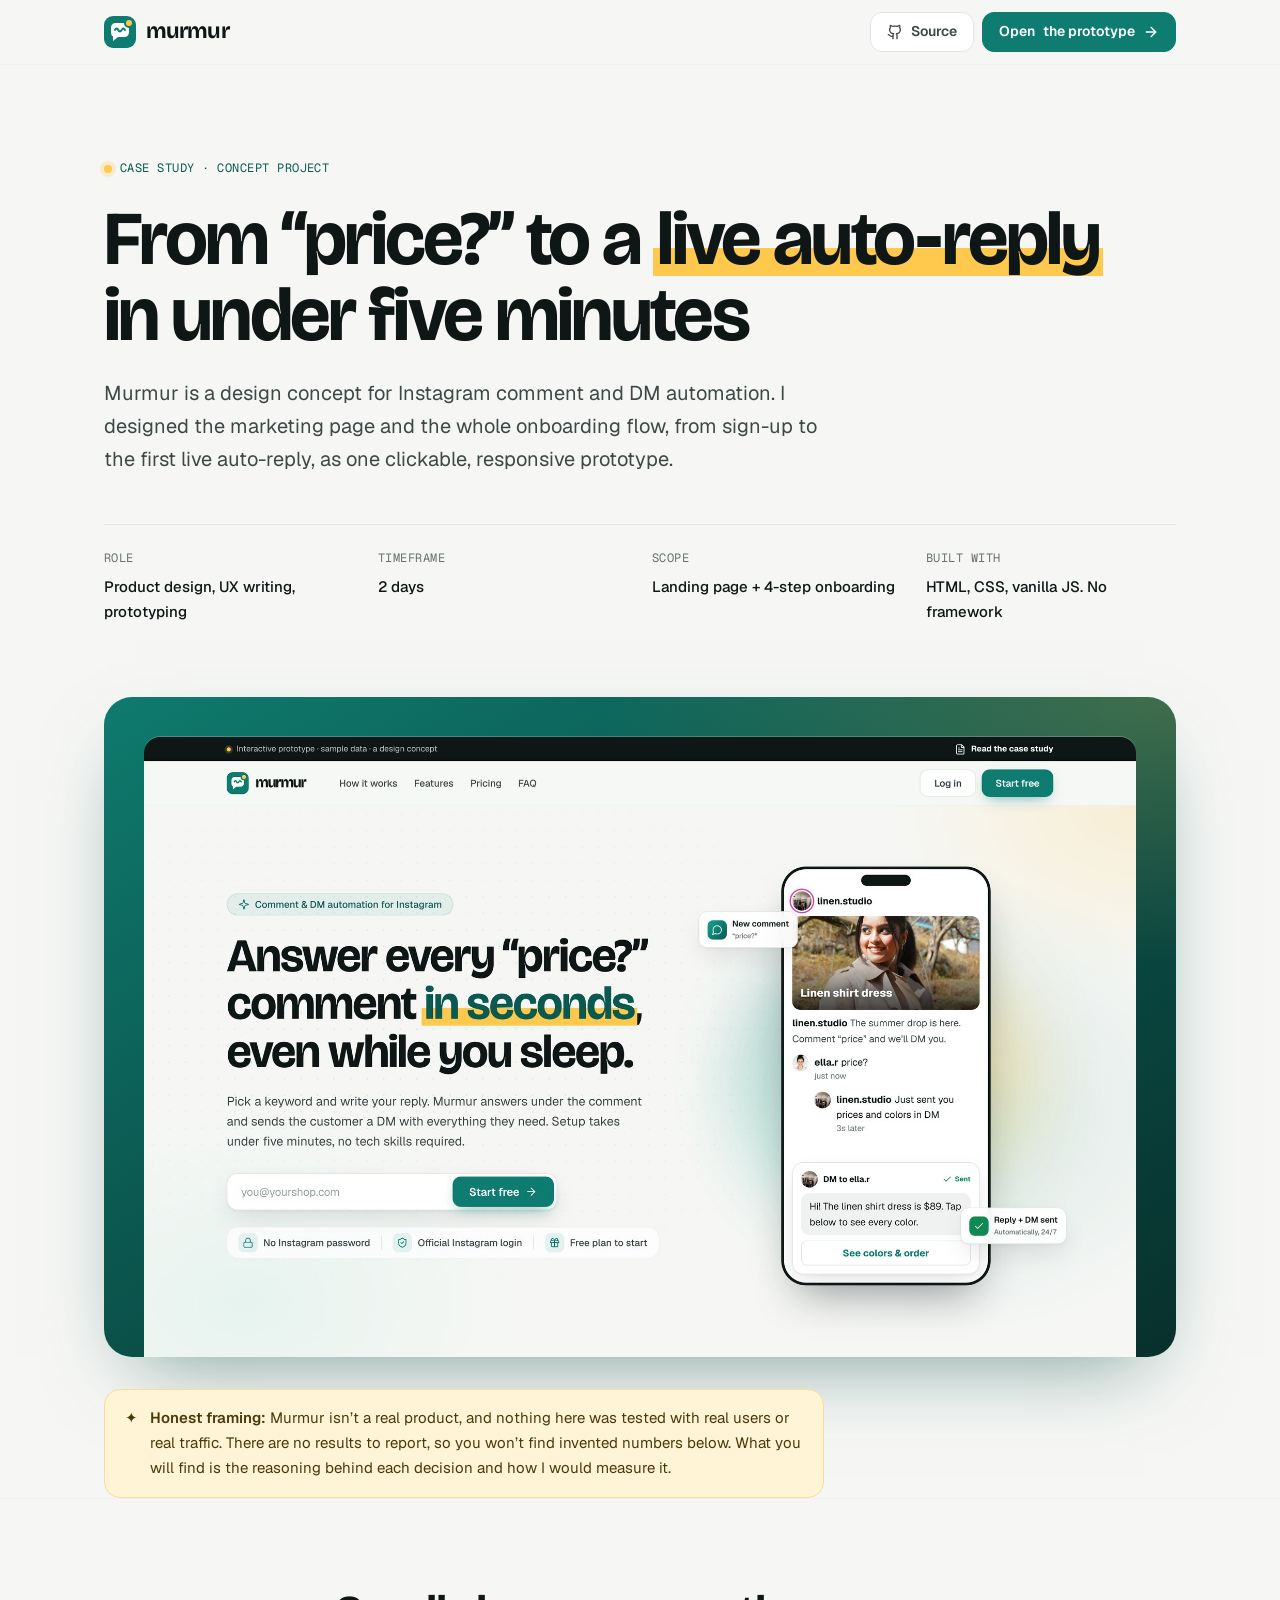
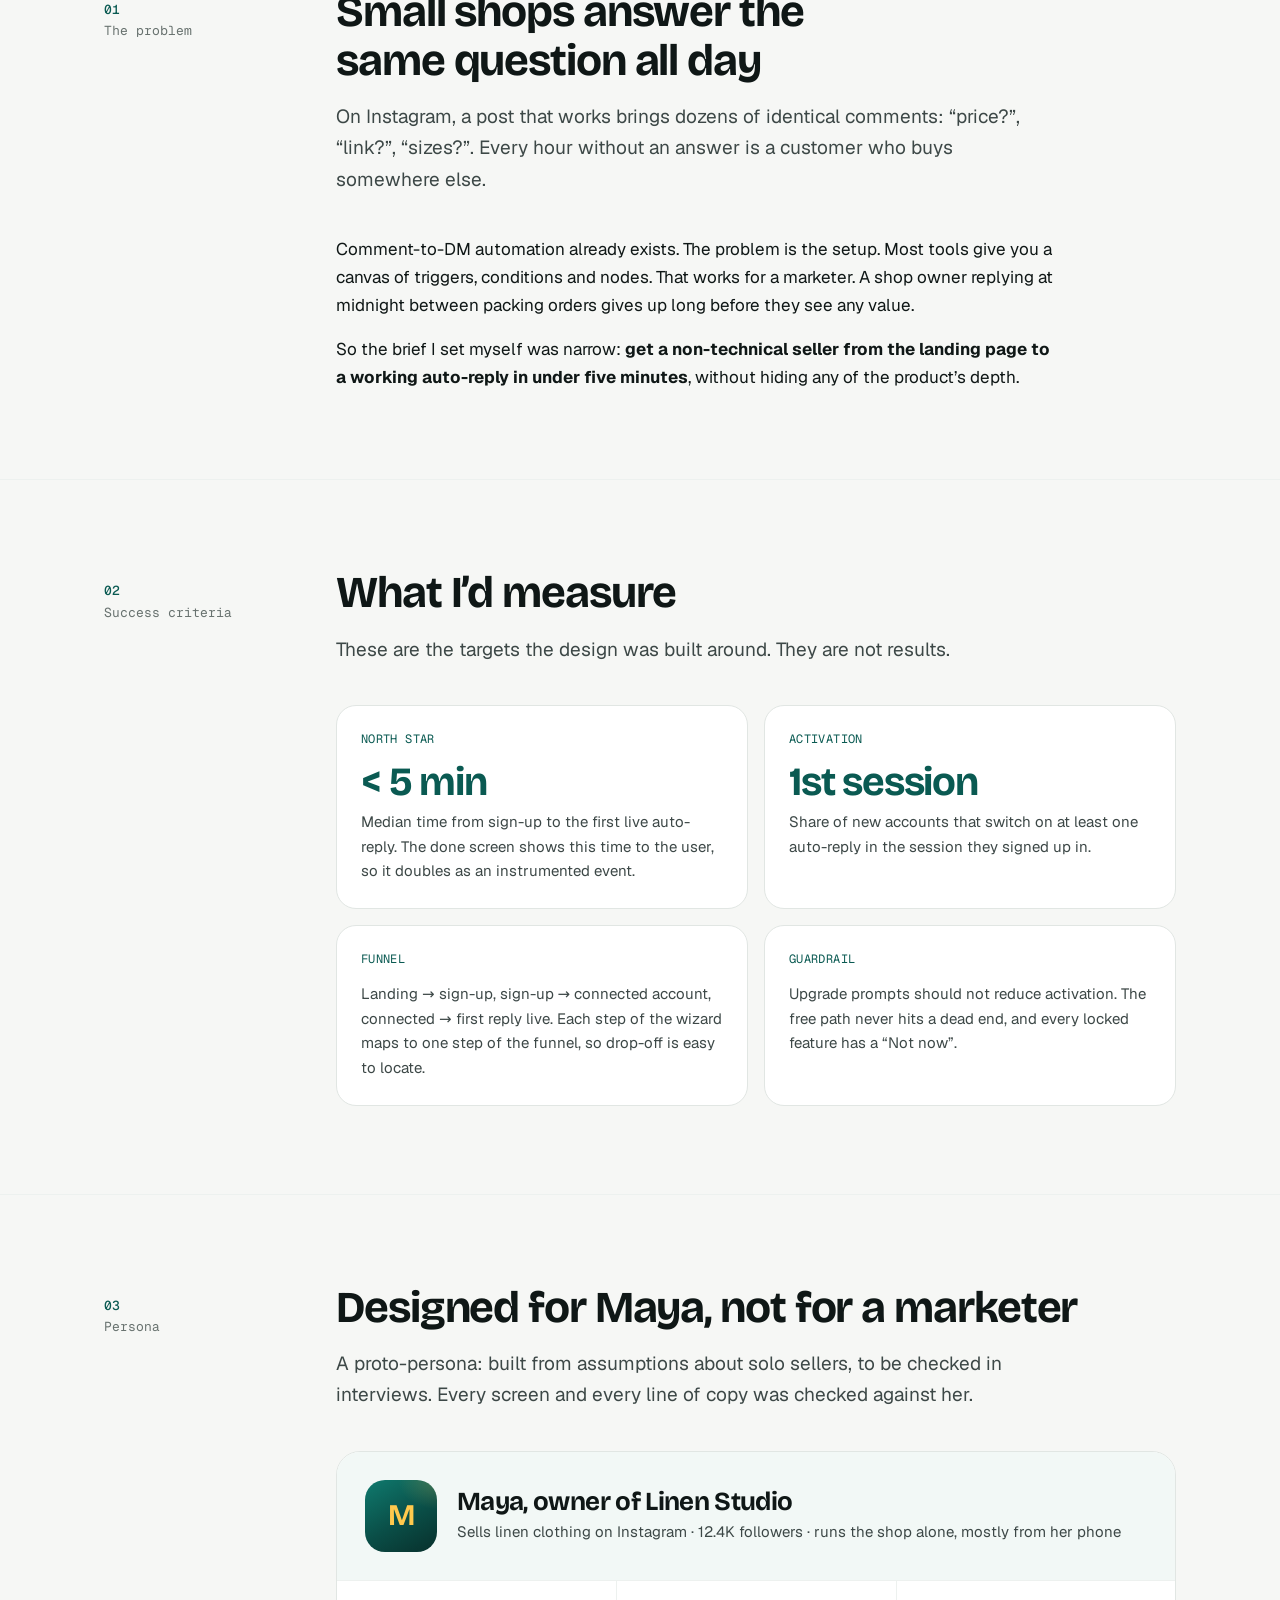
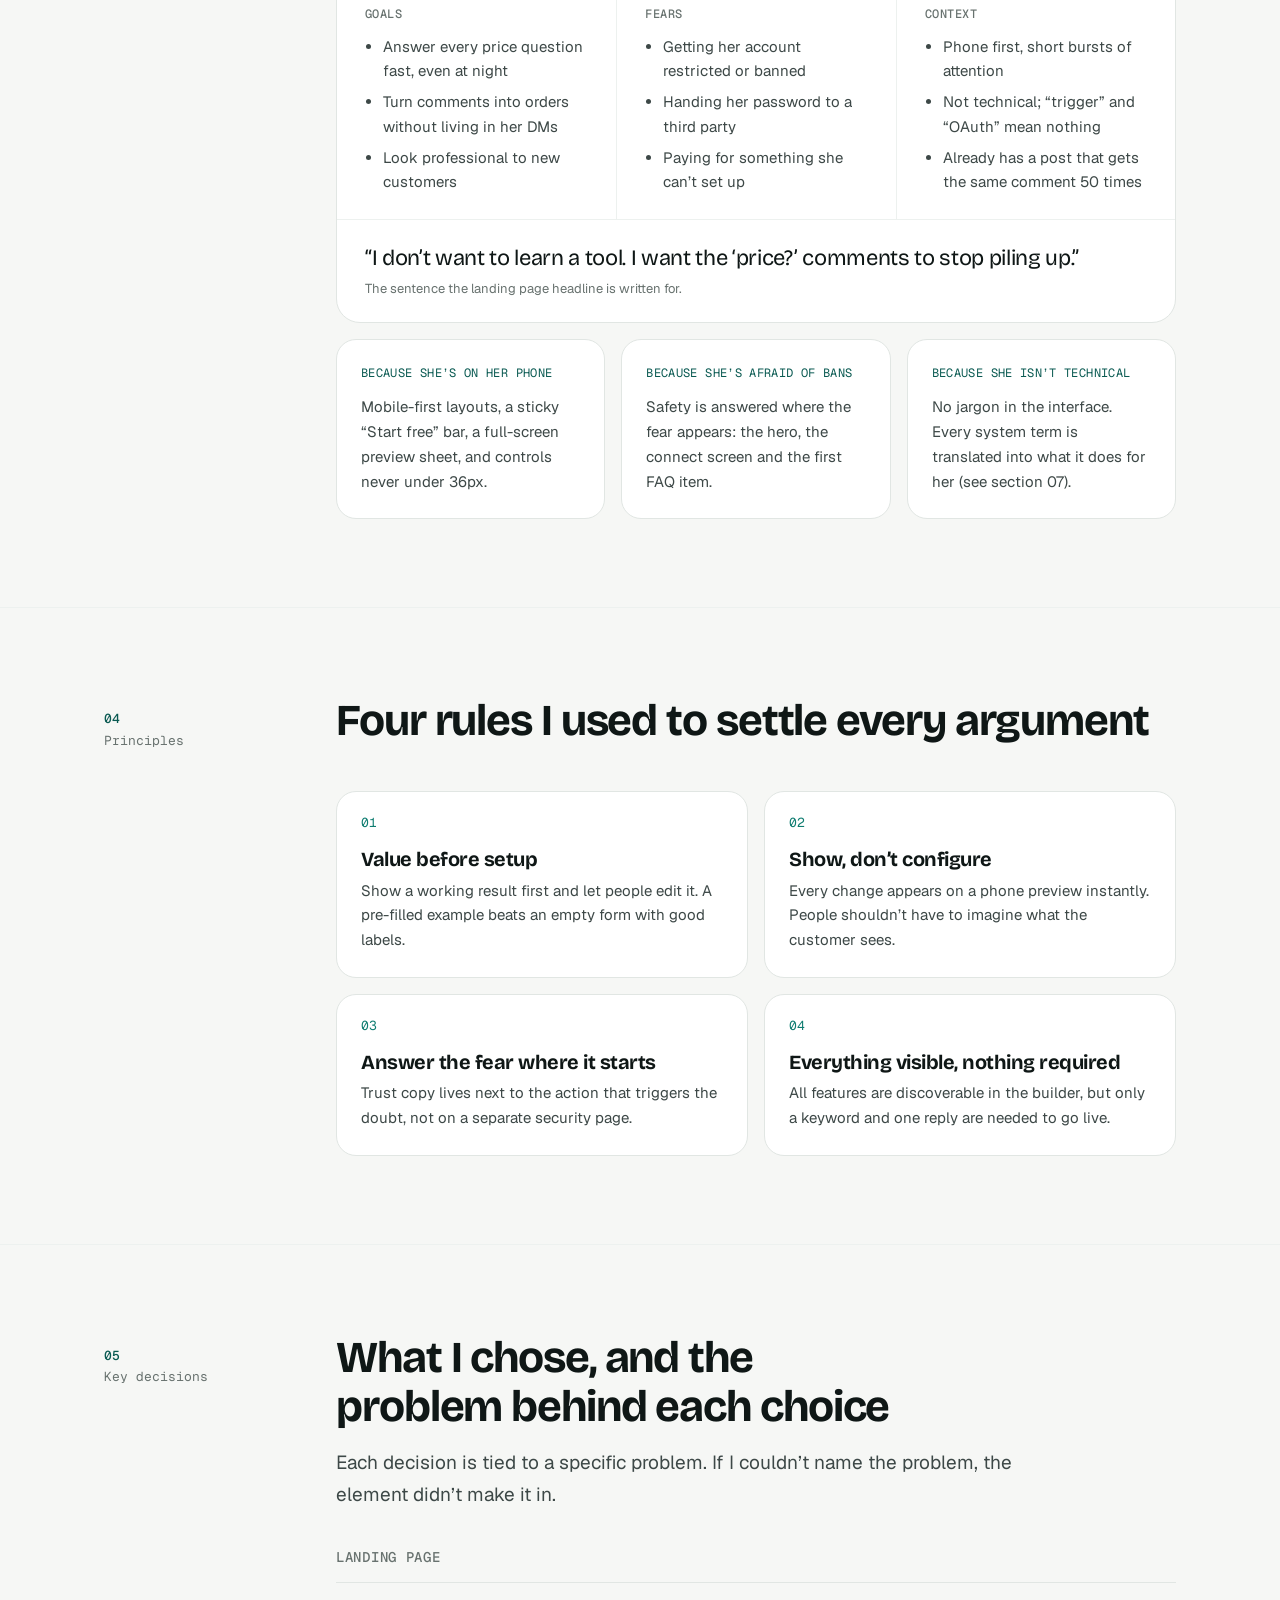
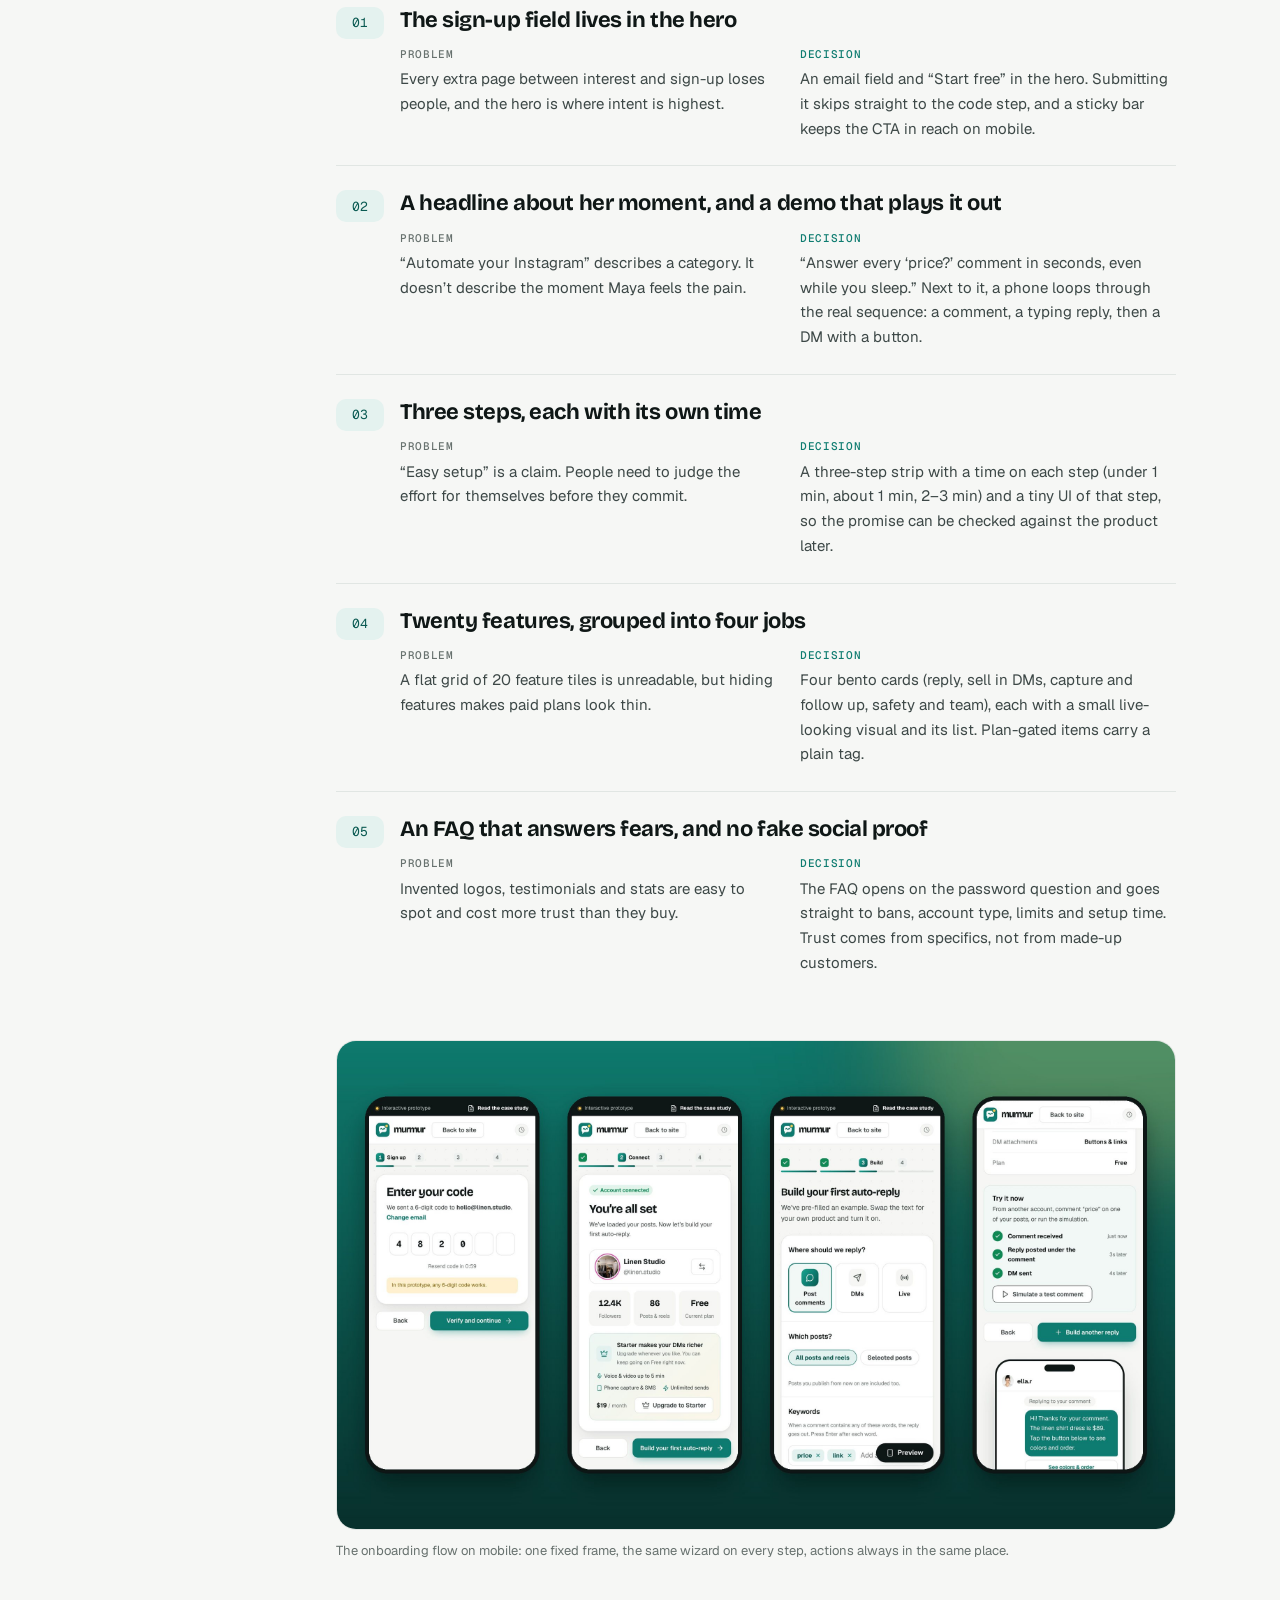
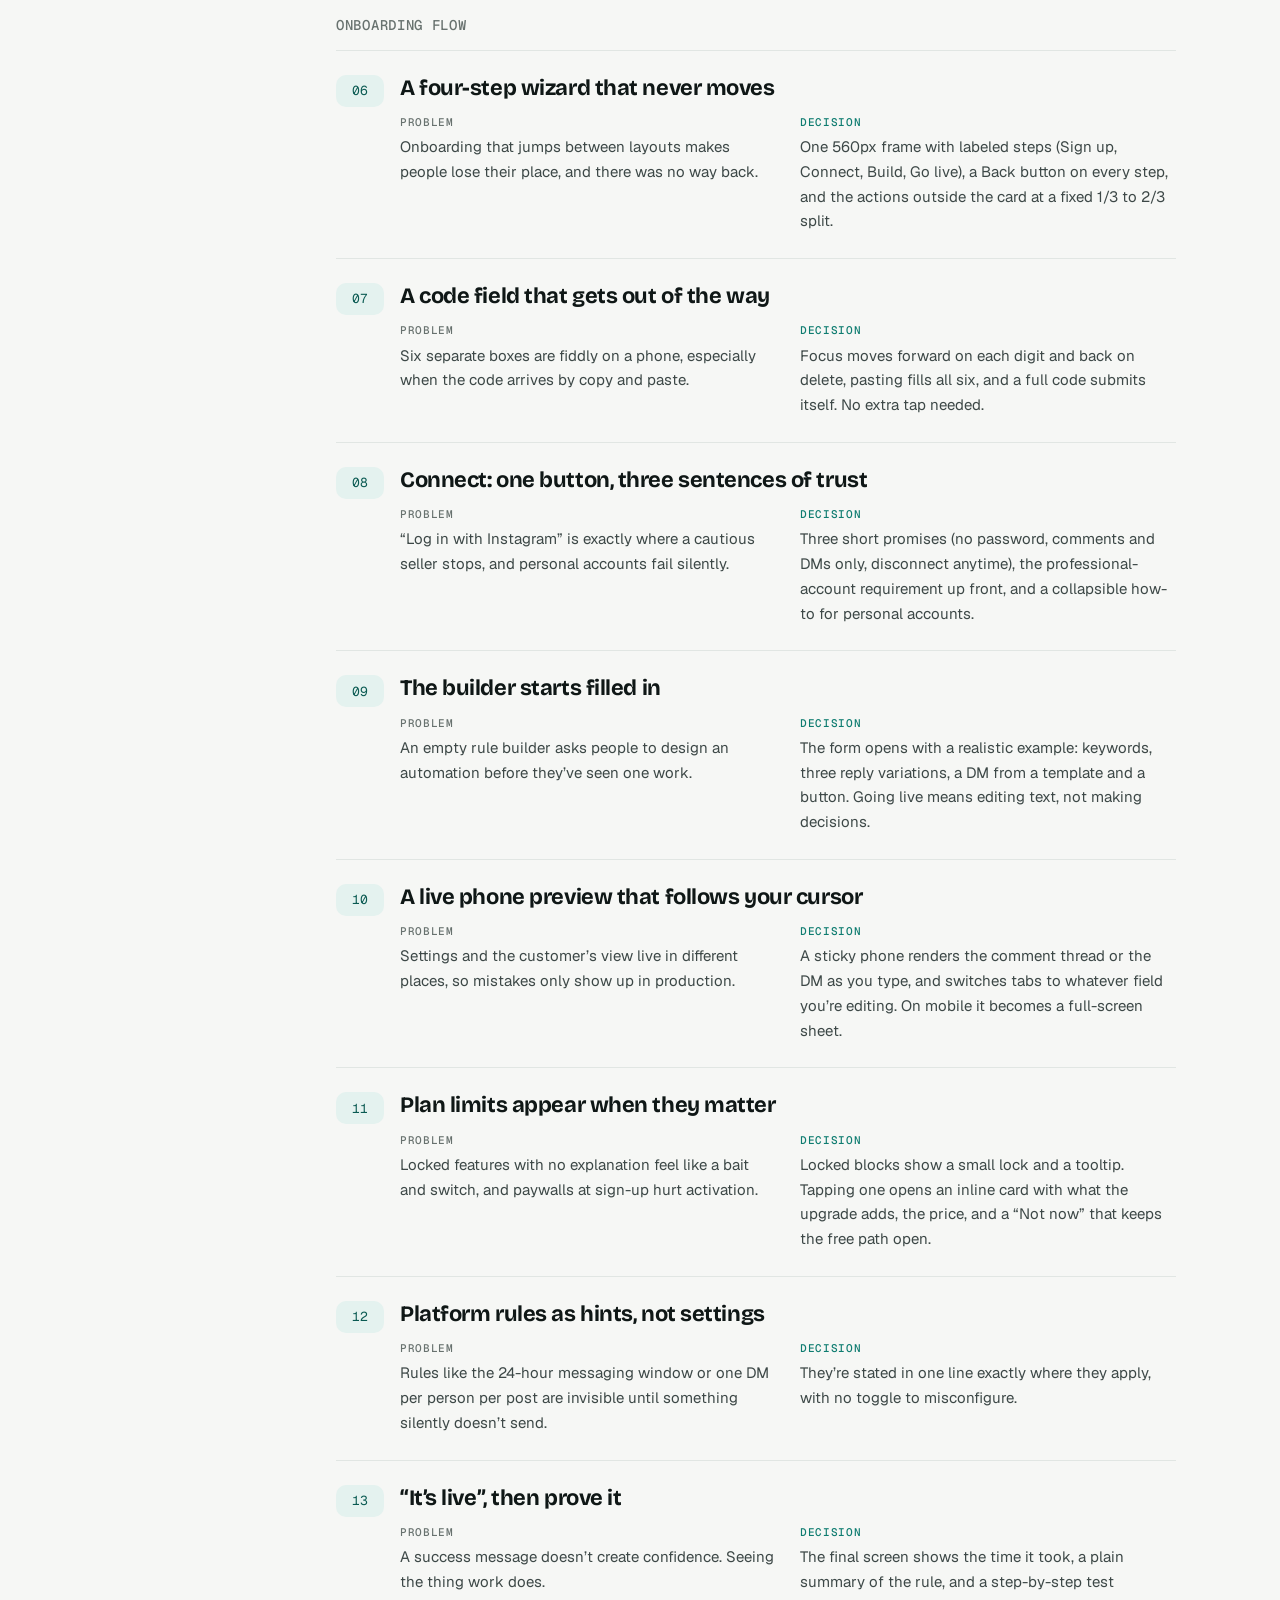
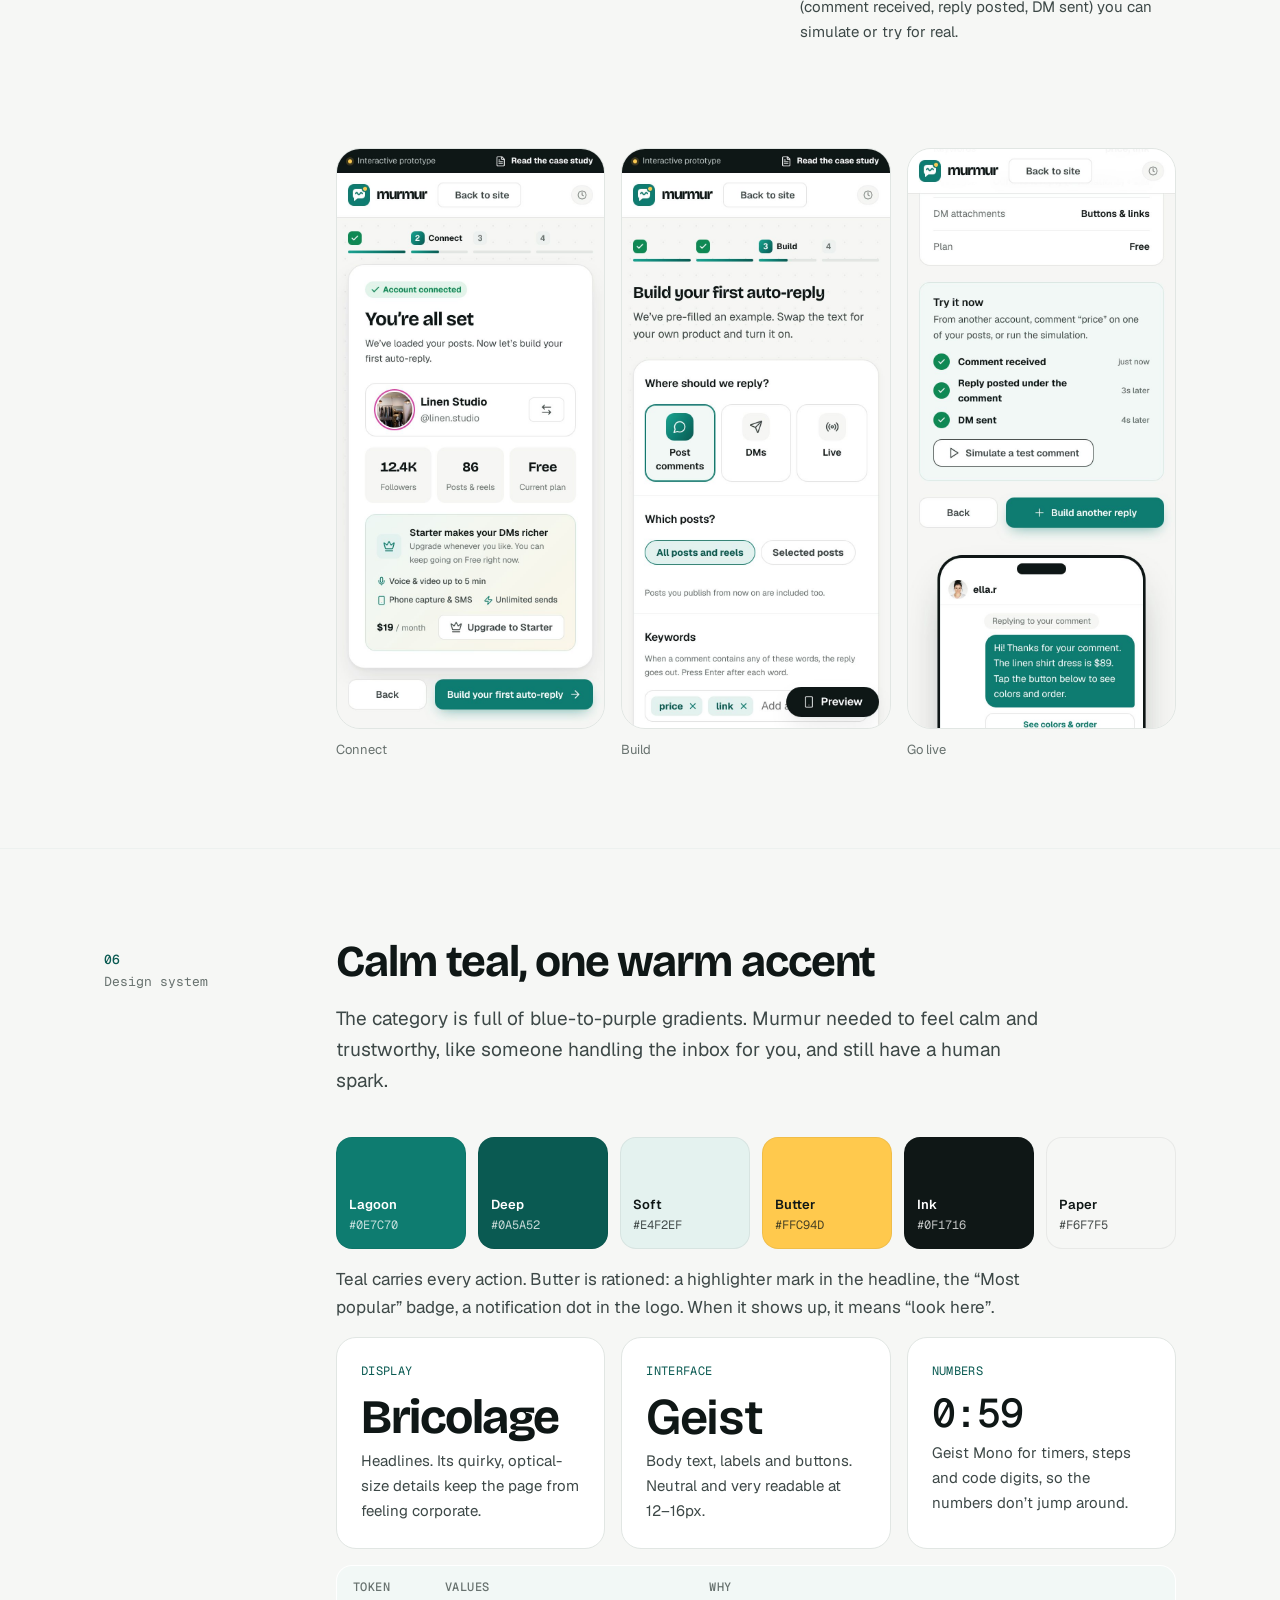
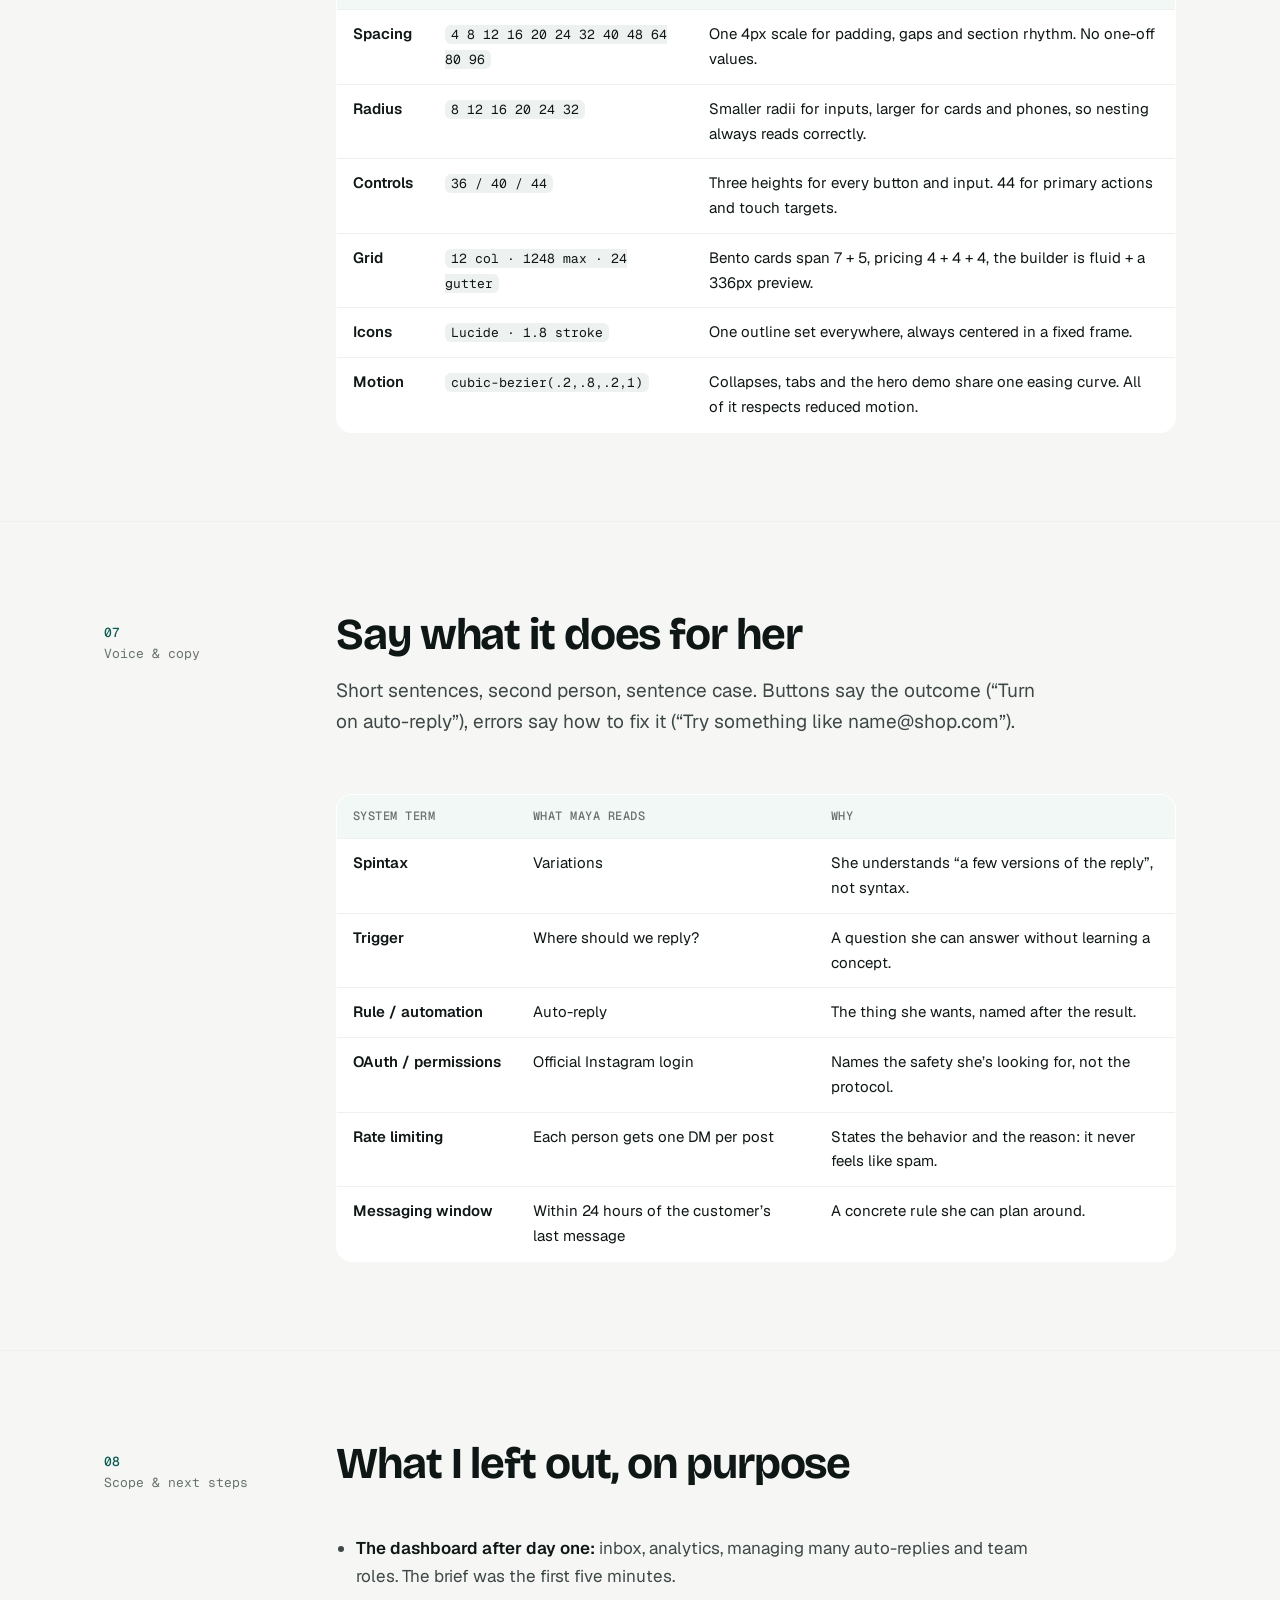
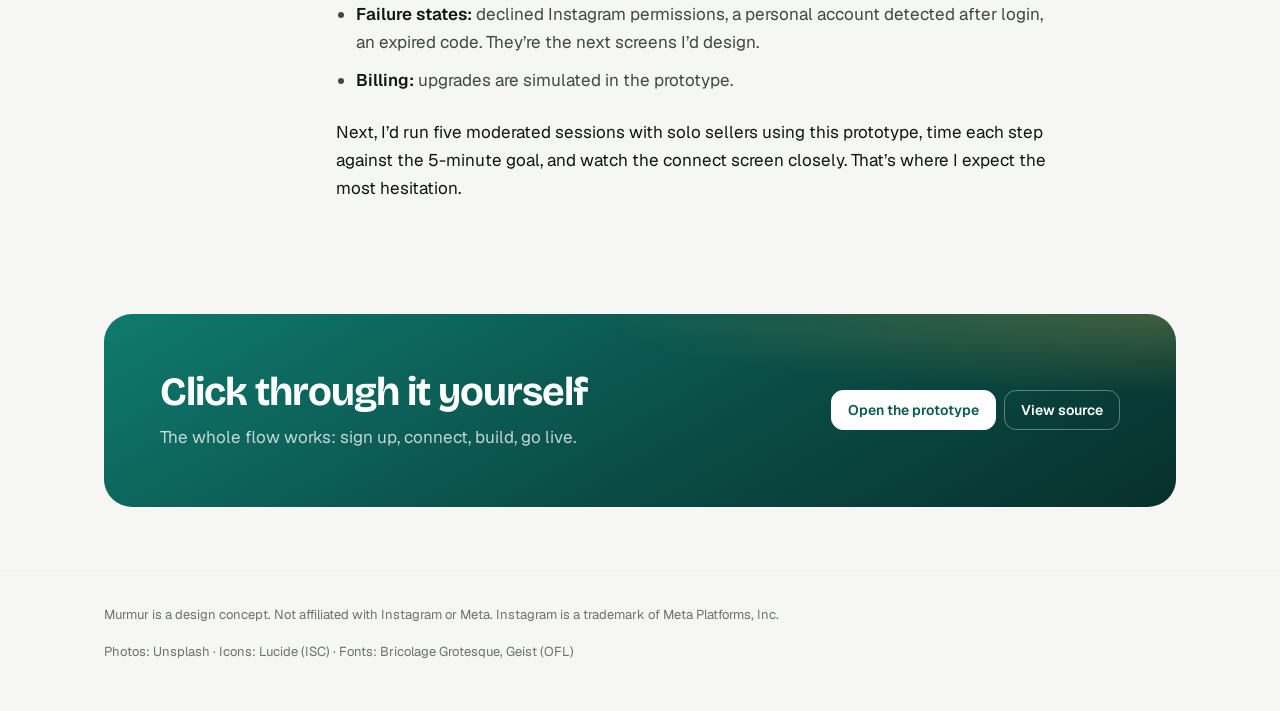
<file: case-study.html>
<!doctype html>
<html lang="en" dir="ltr">
<head>
<meta charset="utf-8">
<meta name="viewport" content="width=device-width, initial-scale=1, viewport-fit=cover">
<title>Murmur case study</title>
<meta name="description" content="How Murmur's onboarding was designed: the problem, the persona, the principles and every key decision behind a five-minute setup.">
<meta name="theme-color" content="#0E7C70">
<meta property="og:title" content="Murmur case study">
<meta property="og:description" content="How Murmur's onboarding was designed: the problem, the persona, the principles and every key decision behind a five-minute setup.">
<meta property="og:image" content="https://itsrezaazizi.github.io/Murmur-Panel/docs/og.jpg">
<meta name="twitter:card" content="summary_large_image">
<link rel="icon" href="[data-uri]">
<style>
@font-face{font-family:'Bricolage Grotesque';src:url([data-uri]) format('woff2');font-weight:200 800;font-style:normal;font-display:swap}
@font-face{font-family:'Geist';src:url([data-uri]) format('woff2');font-weight:100 900;font-style:normal;font-display:swap}
@font-face{font-family:'Geist Mono';src:url([data-uri]) format('woff2');font-weight:100 900;font-style:normal;font-display:swap}

:root{
  --paper:#F6F7F5; --surface:#FFFFFF; --ink:#0F1716; --ink-2:#3D4847; --muted:#68726F;
  --line:#E1E6E3; --line-2:#EDF1EF;
  --brand:#0E7C70; --brand-deep:#0A5A52; --brand-soft:#E4F2EF; --brand-tint:#F2F8F6;
  --butter:#FFC94D; --butter-soft:#FFF4D6;
  --f:'Geist', ui-sans-serif, system-ui, -apple-system, 'Segoe UI', sans-serif;
  --fd:'Bricolage Grotesque', 'Geist', ui-sans-serif, system-ui, sans-serif;
  --fm:'Geist Mono', ui-monospace, 'SF Mono', Menlo, monospace;
  --deep:radial-gradient(120% 90% at 100% 0%,rgba(255,201,77,.22) 0%,transparent 45%),linear-gradient(150deg,#0F7A6E 0%,#0A4E47 55%,#08302C 100%);
}
*{box-sizing:border-box}
html{scroll-behavior:smooth;-webkit-text-size-adjust:100%}
body{margin:0;background:var(--paper);color:var(--ink);font-family:var(--f);font-size:17px;line-height:1.65;-webkit-font-smoothing:antialiased}
a{color:var(--brand-deep);text-underline-offset:3px}
h1,h2,h3{font-family:var(--fd);margin:0;letter-spacing:-.025em;line-height:1.12;text-wrap:balance;font-weight:700}
p{margin:0}
::selection{background:var(--butter)}
.wrap{max-width:1120px;margin-inline:auto;padding-inline:24px}
.col{max-width:720px}
@media (max-width:640px){.wrap{padding-inline:16px}body{font-size:16px}}

/* top bar */
.top{position:sticky;top:0;z-index:10;background:rgba(246,247,245,.85);backdrop-filter:blur(12px);border-bottom:1px solid var(--line-2)}
.top .wrap{display:flex;align-items:center;gap:16px;height:64px}
.logo{display:inline-flex;align-items:center;gap:10px;color:var(--ink);text-decoration:none}
.logo-svg{width:32px;height:32px}
.logo-word{font-family:var(--fd);font-weight:700;font-size:22px;letter-spacing:-.04em;line-height:1;padding-bottom:2px}
.top nav{margin-inline-start:auto;display:flex;gap:8px}
.btn{display:inline-flex;align-items:center;gap:8px;height:40px;padding-inline:16px;border-radius:12px;font-weight:600;font-size:14px;text-decoration:none;white-space:nowrap;border:1px solid var(--line);background:var(--surface);color:var(--ink-2)}
.btn:hover{border-color:var(--ink-2)}
.btn.pri{background:var(--brand);border-color:var(--brand);color:#fff}
.btn.pri:hover{background:var(--brand-deep)}
.btn svg{width:16px;height:16px;stroke:currentColor;fill:none;stroke-width:2;stroke-linecap:round;stroke-linejoin:round}
@media (max-width:560px){.top .gh{display:none}}
@media (max-width:380px){.top .long{display:none}}

/* hero */
.hero{padding-block:88px 56px}
.kicker{display:inline-flex;align-items:center;gap:8px;font-family:var(--fm);font-size:12px;letter-spacing:.04em;text-transform:uppercase;color:var(--brand-deep)}
.kicker::before{content:"";width:8px;height:8px;border-radius:50%;background:var(--butter);box-shadow:0 0 0 4px rgba(255,201,77,.25)}
.hero h1{font-size:clamp(40px,6vw,76px);letter-spacing:-.035em;line-height:1;margin-top:20px;max-width:14em;font-variation-settings:"opsz" 96}
.hl{white-space:nowrap;background:linear-gradient(transparent 60%,var(--butter) 60%,var(--butter) 90%,transparent 90%);padding-inline:.05em}
.hero .lead{font-size:20px;color:var(--ink-2);margin-top:24px;max-width:36em}
.meta{display:grid;grid-template-columns:repeat(4,minmax(0,1fr));gap:24px;margin-top:48px;padding-top:24px;border-top:1px solid var(--line)}
.meta dt{font-family:var(--fm);font-size:12px;text-transform:uppercase;letter-spacing:.04em;color:var(--muted)}
.meta dd{margin:6px 0 0;font-weight:500;font-size:15px}
@media (max-width:760px){.meta{grid-template-columns:repeat(2,minmax(0,1fr))}.hero{padding-block:56px 40px}}

.cover{border-radius:28px;overflow:hidden;background:var(--deep);padding:40px 40px 0;box-shadow:0 32px 80px -32px rgba(10,74,68,.55)}
.cover img{display:block;width:100%;border-radius:16px 16px 0 0;box-shadow:0 -1px 0 rgba(255,255,255,.2)}
@media (max-width:640px){.cover{padding:16px 16px 0;border-radius:20px}}

.note{display:flex;gap:12px;align-items:flex-start;background:var(--butter-soft);border:1px solid #F5DE9C;border-radius:16px;padding:16px 20px;margin-top:32px;font-size:15px;color:#4A3A0B}
.note b{font-weight:600}

/* sections */
section.s{padding-block:88px;border-top:1px solid var(--line-2)}
.s-head{display:grid;grid-template-columns:200px minmax(0,1fr);gap:32px;align-items:start}
.s-num{font-family:var(--fm);font-size:13px;color:var(--muted);padding-top:12px}
.s-num b{display:block;color:var(--brand-deep);font-weight:500}
.s h2{font-size:clamp(30px,3.8vw,44px)}
.s .intro{font-size:19px;color:var(--ink-2);margin-top:16px}
.s-body{margin-top:40px;margin-inline-start:232px}
.s-body > p + p{margin-top:16px}
@media (max-width:900px){.s-head{grid-template-columns:minmax(0,1fr);gap:8px}.s-num{padding-top:0}.s-body{margin-inline-start:0}section.s{padding-block:64px}}

/* cards */
.grid2{display:grid;grid-template-columns:repeat(2,minmax(0,1fr));gap:16px}
.grid3{display:grid;grid-template-columns:repeat(3,minmax(0,1fr));gap:16px}
@media (max-width:760px){.grid2,.grid3{grid-template-columns:minmax(0,1fr)}}
.card{background:var(--surface);border:1px solid var(--line);border-radius:20px;padding:24px}
.card h3{font-size:20px}
.card p{color:var(--ink-2);font-size:15px;margin-top:8px}
.card .k{font-family:var(--fm);font-size:12px;color:var(--brand-deep);letter-spacing:.03em;text-transform:uppercase;display:block;margin-bottom:12px}
.metric{font-family:var(--fd);font-size:40px;font-weight:700;letter-spacing:-.03em;line-height:1;color:var(--brand-deep)}

/* persona */
.persona{background:var(--surface);border:1px solid var(--line);border-radius:24px;overflow:hidden}
.p-top{display:flex;gap:20px;align-items:center;padding:28px;background:var(--brand-tint);border-bottom:1px solid var(--line-2)}
.p-av{width:72px;height:72px;border-radius:20px;background:var(--deep);display:grid;place-items:center;color:var(--butter);font-family:var(--fd);font-size:30px;font-weight:700;flex:none}
.p-top h3{font-size:26px}
.p-top p{color:var(--ink-2);font-size:15px;margin-top:4px}
.p-cols{display:grid;grid-template-columns:repeat(3,minmax(0,1fr))}
.p-cols > div{padding:24px 28px}
.p-cols > div + div{border-inline-start:1px solid var(--line-2)}
.p-cols h4{margin:0 0 10px;font-family:var(--fm);font-size:12px;font-weight:500;text-transform:uppercase;letter-spacing:.04em;color:var(--muted)}
.p-cols ul{margin:0;padding-inline-start:18px;font-size:15px;color:var(--ink-2);display:flex;flex-direction:column;gap:6px}
.quote{padding:24px 28px;border-top:1px solid var(--line-2);font-family:var(--fd);font-size:22px;letter-spacing:-.015em;line-height:1.3}
.quote small{display:block;font-family:var(--f);font-size:13px;color:var(--muted);letter-spacing:0;margin-top:8px}
@media (max-width:760px){.p-cols{grid-template-columns:minmax(0,1fr)}.p-cols > div + div{border-inline-start:0;border-top:1px solid var(--line-2)}}

/* principles */
.pr{counter-reset:pr;display:grid;grid-template-columns:repeat(2,minmax(0,1fr));gap:16px}
.pr .card{position:relative;padding-top:56px}
.pr .card::before{counter-increment:pr;content:"0" counter(pr);position:absolute;top:20px;left:24px;font-family:var(--fm);font-size:13px;color:var(--brand)}
@media (max-width:760px){.pr{grid-template-columns:minmax(0,1fr)}}

/* decisions */
.dgroup{margin-top:56px}
.dgroup:first-child{margin-top:0}
.dgroup > h3{font-size:14px;font-family:var(--fm);font-weight:500;text-transform:uppercase;letter-spacing:.05em;color:var(--muted);margin-bottom:16px}
.dec{display:grid;grid-template-columns:48px minmax(0,1fr);gap:16px;padding-block:24px;border-top:1px solid var(--line)}
.dec .n{font-family:var(--fm);font-size:13px;color:var(--brand-deep);background:var(--brand-soft);border-radius:10px;height:32px;display:grid;place-items:center}
.dec h4{margin:0;font-family:var(--fd);font-size:22px;font-weight:700;letter-spacing:-.02em;line-height:1.2}
.pd{display:grid;grid-template-columns:repeat(2,minmax(0,1fr));gap:24px;margin-top:12px}
.pd div{font-size:15px;color:var(--ink-2)}
.pd b{display:block;font-family:var(--fm);font-size:11px;font-weight:500;text-transform:uppercase;letter-spacing:.06em;color:var(--muted);margin-bottom:4px}
.pd div:last-child b{color:var(--brand)}
@media (max-width:640px){.pd{grid-template-columns:minmax(0,1fr);gap:12px}.dec{grid-template-columns:minmax(0,1fr)}.dec .n{width:48px}}

figure{margin:40px 0 0}
figure img{display:block;width:100%;border-radius:20px;border:1px solid var(--line);background:#fff}
figcaption{font-size:13px;color:var(--muted);margin-top:10px}
.shots{display:grid;grid-template-columns:repeat(3,minmax(0,1fr));gap:16px;align-items:start}
.shots img{border-radius:24px}
@media (max-width:760px){.shots{grid-template-columns:repeat(3,minmax(200px,1fr));overflow-x:auto;scroll-snap-type:x mandatory;padding-bottom:8px}.shots figure{scroll-snap-align:start}}

/* system */
.sw{display:grid;grid-template-columns:repeat(6,minmax(0,1fr));gap:12px}
.sw div{border-radius:16px;height:112px;padding:12px;display:flex;flex-direction:column;justify-content:flex-end;font-size:12px;border:1px solid rgba(0,0,0,.06)}
.sw b{font-weight:600;font-size:13px}
.sw span{font-family:var(--fm);opacity:.75}
@media (max-width:760px){.sw{grid-template-columns:repeat(3,minmax(0,1fr))}}
.type{display:grid;grid-template-columns:repeat(3,minmax(0,1fr));gap:16px;margin-top:16px}
.type .card .big{font-size:48px;line-height:1;letter-spacing:-.03em}
@media (max-width:760px){.type{grid-template-columns:minmax(0,1fr)}}
.tok{width:100%;border-collapse:collapse;font-size:15px;margin-top:16px;background:var(--surface);border-radius:16px;overflow:hidden;border:1px solid var(--line)}
.tok th,.tok td{text-align:start;padding:12px 16px;border-top:1px solid var(--line-2);vertical-align:top}
.tok th{font-family:var(--fm);font-size:12px;font-weight:500;text-transform:uppercase;letter-spacing:.04em;color:var(--muted);background:var(--brand-tint);border-top:0}
.tok td:first-child{font-weight:600;white-space:nowrap}
.tok code{font-family:var(--fm);font-size:13px;background:var(--line-2);padding:1px 6px;border-radius:6px}
.tablewrap{overflow-x:auto}

ul.plain{margin:0;padding-inline-start:20px;display:flex;flex-direction:column;gap:10px;color:var(--ink-2)}
ul.plain b{color:var(--ink);font-weight:600}

.end{margin-block:24px 64px;background:var(--deep);border-radius:28px;color:#fff;padding:56px;display:flex;justify-content:space-between;align-items:center;gap:24px;flex-wrap:wrap}
.end h2{color:#fff;font-size:clamp(28px,3.4vw,40px)}
.end p{color:rgba(255,255,255,.75);margin-top:8px}
.end .btn{background:#fff;border-color:#fff;color:var(--brand-deep)}
.end .btn.ghost{background:transparent;color:#fff;border-color:rgba(255,255,255,.35)}
@media (max-width:640px){.end{padding:32px}}
footer{padding-block:32px 48px;color:var(--muted);font-size:13px;border-top:1px solid var(--line-2)}
footer .wrap{display:flex;justify-content:space-between;gap:16px;flex-wrap:wrap}

</style>
</head>
<body>

<header class="top"><div class="wrap">
  <a class="logo" href="index.html" aria-label="Murmur prototype"><svg class="logo-svg" viewBox="0 0 32 32" aria-hidden="true"><rect width="32" height="32" rx="9" fill="#0E7C70"/><path d="M7 11.5A4.5 4.5 0 0 1 11.5 7h9A4.5 4.5 0 0 1 25 11.5v5a4.5 4.5 0 0 1-4.5 4.5H14l-5 4v-4.4A4.5 4.5 0 0 1 7 16.5z" fill="#fff"/><path d="M11 14c1.2-1.9 2.4-1.9 3.3 0s2.1 1.9 3.3 0 2.1-1.9 3.4 0" fill="none" stroke="#0E7C70" stroke-width="2" stroke-linecap="round"/><circle cx="25" cy="7" r="4" fill="#FFC94D" stroke="#0E7C70" stroke-width="2"/></svg><span class="logo-word">murmur</span></a>
  <nav>
    <a class="btn gh" href="https://github.com/itsrezaazizi/Murmur-Panel"><svg viewBox="0 0 24 24"><path d="M15 22v-4a4.8 4.8 0 0 0-1-3.5c3 0 6-2 6-5.5.08-1.25-.27-2.48-1-3.5.28-1.15.28-2.35 0-3.5 0 0-1 0-3 1.5-2.64-.5-5.36-.5-8 0C6 2 5 2 5 2c-.3 1.15-.3 2.35 0 3.5A5.403 5.403 0 0 0 4 9c0 3.5 3 5.5 6 5.5-.39.49-.68 1.05-.85 1.65-.17.6-.22 1.23-.15 1.85v4"/><path d="M9 18c-4.51 2-5-2-7-2"/></svg>Source</a>
    <a class="btn pri" href="index.html">Open<span class="long"> the prototype</span><svg viewBox="0 0 24 24"><path d="M5 12h14"/><path d="m12 5 7 7-7 7"/></svg></a>
  </nav>
</div></header>

<main>
<div class="wrap hero">
  <span class="kicker">Case study · Concept project</span>
  <h1>From “price?” to a <span class="hl">live auto&#8209;reply</span> in under five minutes</h1>
  <p class="lead">Murmur is a design concept for Instagram comment and DM automation. I designed the marketing page and the whole onboarding flow, from sign-up to the first live auto-reply, as one clickable, responsive prototype.</p>
  <dl class="meta">
    <div><dt>Role</dt><dd>Product design, UX writing, prototyping</dd></div>
    <div><dt>Timeframe</dt><dd>2 days</dd></div>
    <div><dt>Scope</dt><dd>Landing page + 4-step onboarding</dd></div>
    <div><dt>Built with</dt><dd>HTML, CSS, vanilla JS. No framework</dd></div>
  </dl>
</div>

<div class="wrap">
  <div class="cover"><img src="docs/landing.jpg" alt="Murmur landing page: headline, email sign-up and an animated phone showing a comment, an auto-reply and a DM"></div>
  <p class="note col"><span>✦</span><span><b>Honest framing:</b> Murmur isn’t a real product, and nothing here was tested with real users or real traffic. There are no results to report, so you won’t find invented numbers below. What you will find is the reasoning behind each decision and how I would measure it.</span></p>
</div>

<!-- 01 -->
<section class="s" id="problem"><div class="wrap">
  <div class="s-head"><div class="s-num"><b>01</b>The problem</div><div>
    <h2>Small shops answer the same question all day</h2>
    <p class="intro col">On Instagram, a post that works brings dozens of identical comments: “price?”, “link?”, “sizes?”. Every hour without an answer is a customer who buys somewhere else.</p>
  </div></div>
  <div class="s-body col">
    <p>Comment-to-DM automation already exists. The problem is the setup. Most tools give you a canvas of triggers, conditions and nodes. That works for a marketer. A shop owner replying at midnight between packing orders gives up long before they see any value.</p>
    <p>So the brief I set myself was narrow: <b>get a non-technical seller from the landing page to a working auto-reply in under five minutes</b>, without hiding any of the product’s depth.</p>
  </div>
</div></section>

<!-- 02 -->
<section class="s" id="goals"><div class="wrap">
  <div class="s-head"><div class="s-num"><b>02</b>Success criteria</div><div>
    <h2>What I’d measure</h2>
    <p class="intro col">These are the targets the design was built around. They are not results.</p>
  </div></div>
  <div class="s-body">
    <div class="grid2">
      <div class="card"><span class="k">North star</span><div class="metric">&lt; 5 min</div><p>Median time from sign-up to the first live auto-reply. The done screen shows this time to the user, so it doubles as an instrumented event.</p></div>
      <div class="card"><span class="k">Activation</span><div class="metric">1st session</div><p>Share of new accounts that switch on at least one auto-reply in the session they signed up in.</p></div>
      <div class="card"><span class="k">Funnel</span><p style="margin-top:0">Landing → sign-up, sign-up → connected account, connected → first reply live. Each step of the wizard maps to one step of the funnel, so drop-off is easy to locate.</p></div>
      <div class="card"><span class="k">Guardrail</span><p style="margin-top:0">Upgrade prompts should not reduce activation. The free path never hits a dead end, and every locked feature has a “Not now”.</p></div>
    </div>
  </div>
</div></section>

<!-- 03 -->
<section class="s" id="persona"><div class="wrap">
  <div class="s-head"><div class="s-num"><b>03</b>Persona</div><div>
    <h2>Designed for Maya, not for a marketer</h2>
    <p class="intro col">A proto-persona: built from assumptions about solo sellers, to be checked in interviews. Every screen and every line of copy was checked against her.</p>
  </div></div>
  <div class="s-body">
    <div class="persona">
      <div class="p-top"><div class="p-av">M</div><div><h3>Maya, owner of Linen Studio</h3><p>Sells linen clothing on Instagram · 12.4K followers · runs the shop alone, mostly from her phone</p></div></div>
      <div class="p-cols">
        <div><h4>Goals</h4><ul><li>Answer every price question fast, even at night</li><li>Turn comments into orders without living in her DMs</li><li>Look professional to new customers</li></ul></div>
        <div><h4>Fears</h4><ul><li>Getting her account restricted or banned</li><li>Handing her password to a third party</li><li>Paying for something she can’t set up</li></ul></div>
        <div><h4>Context</h4><ul><li>Phone first, short bursts of attention</li><li>Not technical; “trigger” and “OAuth” mean nothing</li><li>Already has a post that gets the same comment 50 times</li></ul></div>
      </div>
      <div class="quote">“I don’t want to learn a tool. I want the ‘price?’ comments to stop piling up.”<small>The sentence the landing page headline is written for.</small></div>
    </div>
    <div class="grid3" style="margin-top:16px">
      <div class="card"><span class="k">Because she’s on her phone</span><p style="margin-top:0">Mobile-first layouts, a sticky “Start free” bar, a full-screen preview sheet, and controls never under 36px.</p></div>
      <div class="card"><span class="k">Because she’s afraid of bans</span><p style="margin-top:0">Safety is answered where the fear appears: the hero, the connect screen and the first FAQ item.</p></div>
      <div class="card"><span class="k">Because she isn’t technical</span><p style="margin-top:0">No jargon in the interface. Every system term is translated into what it does for her (see section 07).</p></div>
    </div>
  </div>
</div></section>

<!-- 04 -->
<section class="s" id="principles"><div class="wrap">
  <div class="s-head"><div class="s-num"><b>04</b>Principles</div><div>
    <h2>Four rules I used to settle every argument</h2>
  </div></div>
  <div class="s-body">
    <div class="pr">
      <div class="card"><h3>Value before setup</h3><p>Show a working result first and let people edit it. A pre-filled example beats an empty form with good labels.</p></div>
      <div class="card"><h3>Show, don’t configure</h3><p>Every change appears on a phone preview instantly. People shouldn’t have to imagine what the customer sees.</p></div>
      <div class="card"><h3>Answer the fear where it starts</h3><p>Trust copy lives next to the action that triggers the doubt, not on a separate security page.</p></div>
      <div class="card"><h3>Everything visible, nothing required</h3><p>All features are discoverable in the builder, but only a keyword and one reply are needed to go live.</p></div>
    </div>
  </div>
</div></section>

<!-- 05 -->
<section class="s" id="decisions"><div class="wrap">
  <div class="s-head"><div class="s-num"><b>05</b>Key decisions</div><div>
    <h2>What I chose, and the problem behind each choice</h2>
    <p class="intro col">Each decision is tied to a specific problem. If I couldn’t name the problem, the element didn’t make it in.</p>
  </div></div>
  <div class="s-body">

    <div class="dgroup"><h3>Landing page</h3>
      <div class="dec"><span class="n">01</span><div><h4>The sign-up field lives in the hero</h4><div class="pd"><div><b>Problem</b>Every extra page between interest and sign-up loses people, and the hero is where intent is highest.</div><div><b>Decision</b>An email field and “Start free” in the hero. Submitting it skips straight to the code step, and a sticky bar keeps the CTA in reach on mobile.</div></div></div></div>
      <div class="dec"><span class="n">02</span><div><h4>A headline about her moment, and a demo that plays it out</h4><div class="pd"><div><b>Problem</b>“Automate your Instagram” describes a category. It doesn’t describe the moment Maya feels the pain.</div><div><b>Decision</b>“Answer every ‘price?’ comment in seconds, even while you sleep.” Next to it, a phone loops through the real sequence: a comment, a typing reply, then a DM with a button.</div></div></div></div>
      <div class="dec"><span class="n">03</span><div><h4>Three steps, each with its own time</h4><div class="pd"><div><b>Problem</b>“Easy setup” is a claim. People need to judge the effort for themselves before they commit.</div><div><b>Decision</b>A three-step strip with a time on each step (under 1 min, about 1 min, 2–3 min) and a tiny UI of that step, so the promise can be checked against the product later.</div></div></div></div>
      <div class="dec"><span class="n">04</span><div><h4>Twenty features, grouped into four jobs</h4><div class="pd"><div><b>Problem</b>A flat grid of 20 feature tiles is unreadable, but hiding features makes paid plans look thin.</div><div><b>Decision</b>Four bento cards (reply, sell in DMs, capture and follow up, safety and team), each with a small live-looking visual and its list. Plan-gated items carry a plain tag.</div></div></div></div>
      <div class="dec"><span class="n">05</span><div><h4>An FAQ that answers fears, and no fake social proof</h4><div class="pd"><div><b>Problem</b>Invented logos, testimonials and stats are easy to spot and cost more trust than they buy.</div><div><b>Decision</b>The FAQ opens on the password question and goes straight to bans, account type, limits and setup time. Trust comes from specifics, not from made-up customers.</div></div></div></div>
    </div>

    <figure><img src="docs/flow.jpg" alt="The four onboarding steps side by side on mobile: sign up, connect, build, go live"><figcaption>The onboarding flow on mobile: one fixed frame, the same wizard on every step, actions always in the same place.</figcaption></figure>

    <div class="dgroup"><h3>Onboarding flow</h3>
      <div class="dec"><span class="n">06</span><div><h4>A four-step wizard that never moves</h4><div class="pd"><div><b>Problem</b>Onboarding that jumps between layouts makes people lose their place, and there was no way back.</div><div><b>Decision</b>One 560px frame with labeled steps (Sign up, Connect, Build, Go live), a Back button on every step, and the actions outside the card at a fixed 1/3 to 2/3 split.</div></div></div></div>
      <div class="dec"><span class="n">07</span><div><h4>A code field that gets out of the way</h4><div class="pd"><div><b>Problem</b>Six separate boxes are fiddly on a phone, especially when the code arrives by copy and paste.</div><div><b>Decision</b>Focus moves forward on each digit and back on delete, pasting fills all six, and a full code submits itself. No extra tap needed.</div></div></div></div>
      <div class="dec"><span class="n">08</span><div><h4>Connect: one button, three sentences of trust</h4><div class="pd"><div><b>Problem</b>“Log in with Instagram” is exactly where a cautious seller stops, and personal accounts fail silently.</div><div><b>Decision</b>Three short promises (no password, comments and DMs only, disconnect anytime), the professional-account requirement up front, and a collapsible how-to for personal accounts.</div></div></div></div>
      <div class="dec"><span class="n">09</span><div><h4>The builder starts filled in</h4><div class="pd"><div><b>Problem</b>An empty rule builder asks people to design an automation before they’ve seen one work.</div><div><b>Decision</b>The form opens with a realistic example: keywords, three reply variations, a DM from a template and a button. Going live means editing text, not making decisions.</div></div></div></div>
      <div class="dec"><span class="n">10</span><div><h4>A live phone preview that follows your cursor</h4><div class="pd"><div><b>Problem</b>Settings and the customer’s view live in different places, so mistakes only show up in production.</div><div><b>Decision</b>A sticky phone renders the comment thread or the DM as you type, and switches tabs to whatever field you’re editing. On mobile it becomes a full-screen sheet.</div></div></div></div>
      <div class="dec"><span class="n">11</span><div><h4>Plan limits appear when they matter</h4><div class="pd"><div><b>Problem</b>Locked features with no explanation feel like a bait and switch, and paywalls at sign-up hurt activation.</div><div><b>Decision</b>Locked blocks show a small lock and a tooltip. Tapping one opens an inline card with what the upgrade adds, the price, and a “Not now” that keeps the free path open.</div></div></div></div>
      <div class="dec"><span class="n">12</span><div><h4>Platform rules as hints, not settings</h4><div class="pd"><div><b>Problem</b>Rules like the 24-hour messaging window or one DM per person per post are invisible until something silently doesn’t send.</div><div><b>Decision</b>They’re stated in one line exactly where they apply, with no toggle to misconfigure.</div></div></div></div>
      <div class="dec"><span class="n">13</span><div><h4>“It’s live”, then prove it</h4><div class="pd"><div><b>Problem</b>A success message doesn’t create confidence. Seeing the thing work does.</div><div><b>Decision</b>The final screen shows the time it took, a plain summary of the rule, and a step-by-step test (comment received, reply posted, DM sent) you can simulate or try for real.</div></div></div></div>
    </div>

    <div class="shots" style="margin-top:40px">
      <figure><img src="docs/m-connect.jpg" alt="Connect screen on mobile"><figcaption>Connect</figcaption></figure>
      <figure><img src="docs/m-builder.jpg" alt="Builder on mobile"><figcaption>Build</figcaption></figure>
      <figure><img src="docs/m-done.jpg" alt="Done screen on mobile"><figcaption>Go live</figcaption></figure>
    </div>
  </div>
</div></section>

<!-- 06 -->
<section class="s" id="system"><div class="wrap">
  <div class="s-head"><div class="s-num"><b>06</b>Design system</div><div>
    <h2>Calm teal, one warm accent</h2>
    <p class="intro col">The category is full of blue-to-purple gradients. Murmur needed to feel calm and trustworthy, like someone handling the inbox for you, and still have a human spark.</p>
  </div></div>
  <div class="s-body">
    <div class="sw">
      <div style="background:#0E7C70;color:#fff"><b>Lagoon</b><span>#0E7C70</span></div>
      <div style="background:#0A5A52;color:#fff"><b>Deep</b><span>#0A5A52</span></div>
      <div style="background:#E4F2EF"><b>Soft</b><span>#E4F2EF</span></div>
      <div style="background:#FFC94D"><b>Butter</b><span>#FFC94D</span></div>
      <div style="background:#0F1716;color:#fff"><b>Ink</b><span>#0F1716</span></div>
      <div style="background:#F6F7F5"><b>Paper</b><span>#F6F7F5</span></div>
    </div>
    <p style="margin-top:16px;color:var(--ink-2)" class="col">Teal carries every action. Butter is rationed: a highlighter mark in the headline, the “Most popular” badge, a notification dot in the logo. When it shows up, it means “look here”.</p>
    <div class="type">
      <div class="card"><span class="k">Display</span><div class="big" style="font-family:var(--fd);font-weight:700">Bricolage</div><p>Headlines. Its quirky, optical-size details keep the page from feeling corporate.</p></div>
      <div class="card"><span class="k">Interface</span><div class="big" style="font-family:var(--f);font-weight:600">Geist</div><p>Body text, labels and buttons. Neutral and very readable at 12–16px.</p></div>
      <div class="card"><span class="k">Numbers</span><div class="big" style="font-family:var(--fm);font-weight:500;font-size:40px">0:59</div><p>Geist Mono for timers, steps and code digits, so the numbers don’t jump around.</p></div>
    </div>
    <div class="tablewrap"><table class="tok">
      <tr><th>Token</th><th>Values</th><th>Why</th></tr>
      <tr><td>Spacing</td><td><code>4 8 12 16 20 24 32 40 48 64 80 96</code></td><td>One 4px scale for padding, gaps and section rhythm. No one-off values.</td></tr>
      <tr><td>Radius</td><td><code>8 12 16 20 24 32</code></td><td>Smaller radii for inputs, larger for cards and phones, so nesting always reads correctly.</td></tr>
      <tr><td>Controls</td><td><code>36 / 40 / 44</code></td><td>Three heights for every button and input. 44 for primary actions and touch targets.</td></tr>
      <tr><td>Grid</td><td><code>12 col · 1248 max · 24 gutter</code></td><td>Bento cards span 7 + 5, pricing 4 + 4 + 4, the builder is fluid + a 336px preview.</td></tr>
      <tr><td>Icons</td><td><code>Lucide · 1.8 stroke</code></td><td>One outline set everywhere, always centered in a fixed frame.</td></tr>
      <tr><td>Motion</td><td><code>cubic-bezier(.2,.8,.2,1)</code></td><td>Collapses, tabs and the hero demo share one easing curve. All of it respects reduced motion.</td></tr>
    </table></div>
  </div>
</div></section>

<!-- 07 -->
<section class="s" id="voice"><div class="wrap">
  <div class="s-head"><div class="s-num"><b>07</b>Voice &amp; copy</div><div>
    <h2>Say what it does for her</h2>
    <p class="intro col">Short sentences, second person, sentence case. Buttons say the outcome (“Turn on auto-reply”), errors say how to fix it (“Try something like name@shop.com”).</p>
  </div></div>
  <div class="s-body">
    <div class="tablewrap"><table class="tok">
      <tr><th>System term</th><th>What Maya reads</th><th>Why</th></tr>
      <tr><td>Spintax</td><td>Variations</td><td>She understands “a few versions of the reply”, not syntax.</td></tr>
      <tr><td>Trigger</td><td>Where should we reply?</td><td>A question she can answer without learning a concept.</td></tr>
      <tr><td>Rule / automation</td><td>Auto-reply</td><td>The thing she wants, named after the result.</td></tr>
      <tr><td>OAuth / permissions</td><td>Official Instagram login</td><td>Names the safety she’s looking for, not the protocol.</td></tr>
      <tr><td>Rate limiting</td><td>Each person gets one DM per post</td><td>States the behavior and the reason: it never feels like spam.</td></tr>
      <tr><td>Messaging window</td><td>Within 24 hours of the customer’s last message</td><td>A concrete rule she can plan around.</td></tr>
    </table></div>
  </div>
</div></section>

<!-- 08 -->
<section class="s" id="next"><div class="wrap">
  <div class="s-head"><div class="s-num"><b>08</b>Scope &amp; next steps</div><div>
    <h2>What I left out, on purpose</h2>
  </div></div>
  <div class="s-body col">
    <ul class="plain">
      <li><b>The dashboard after day one:</b> inbox, analytics, managing many auto-replies and team roles. The brief was the first five minutes.</li>
      <li><b>Failure states:</b> declined Instagram permissions, a personal account detected after login, an expired code. They’re the next screens I’d design.</li>
      <li><b>Billing:</b> upgrades are simulated in the prototype.</li>
    </ul>
    <p style="margin-top:24px">Next, I’d run five moderated sessions with solo sellers using this prototype, time each step against the 5-minute goal, and watch the connect screen closely. That’s where I expect the most hesitation.</p>
  </div>
</div></section>

<div class="wrap">
  <div class="end">
    <div><h2>Click through it yourself</h2><p>The whole flow works: sign up, connect, build, go live.</p></div>
    <div style="display:flex;gap:8px;flex-wrap:wrap"><a class="btn" href="index.html">Open the prototype</a><a class="btn ghost" href="https://github.com/itsrezaazizi/Murmur-Panel">View source</a></div>
  </div>
</div>
</main>

<footer><div class="wrap">
  <span>Murmur is a design concept. Not affiliated with Instagram or Meta. Instagram is a trademark of Meta Platforms, Inc.</span>
  <span>Photos: Unsplash · Icons: Lucide (ISC) · Fonts: Bricolage Grotesque, Geist (OFL)</span>
</div></footer>
</body>
</html>
</file>
